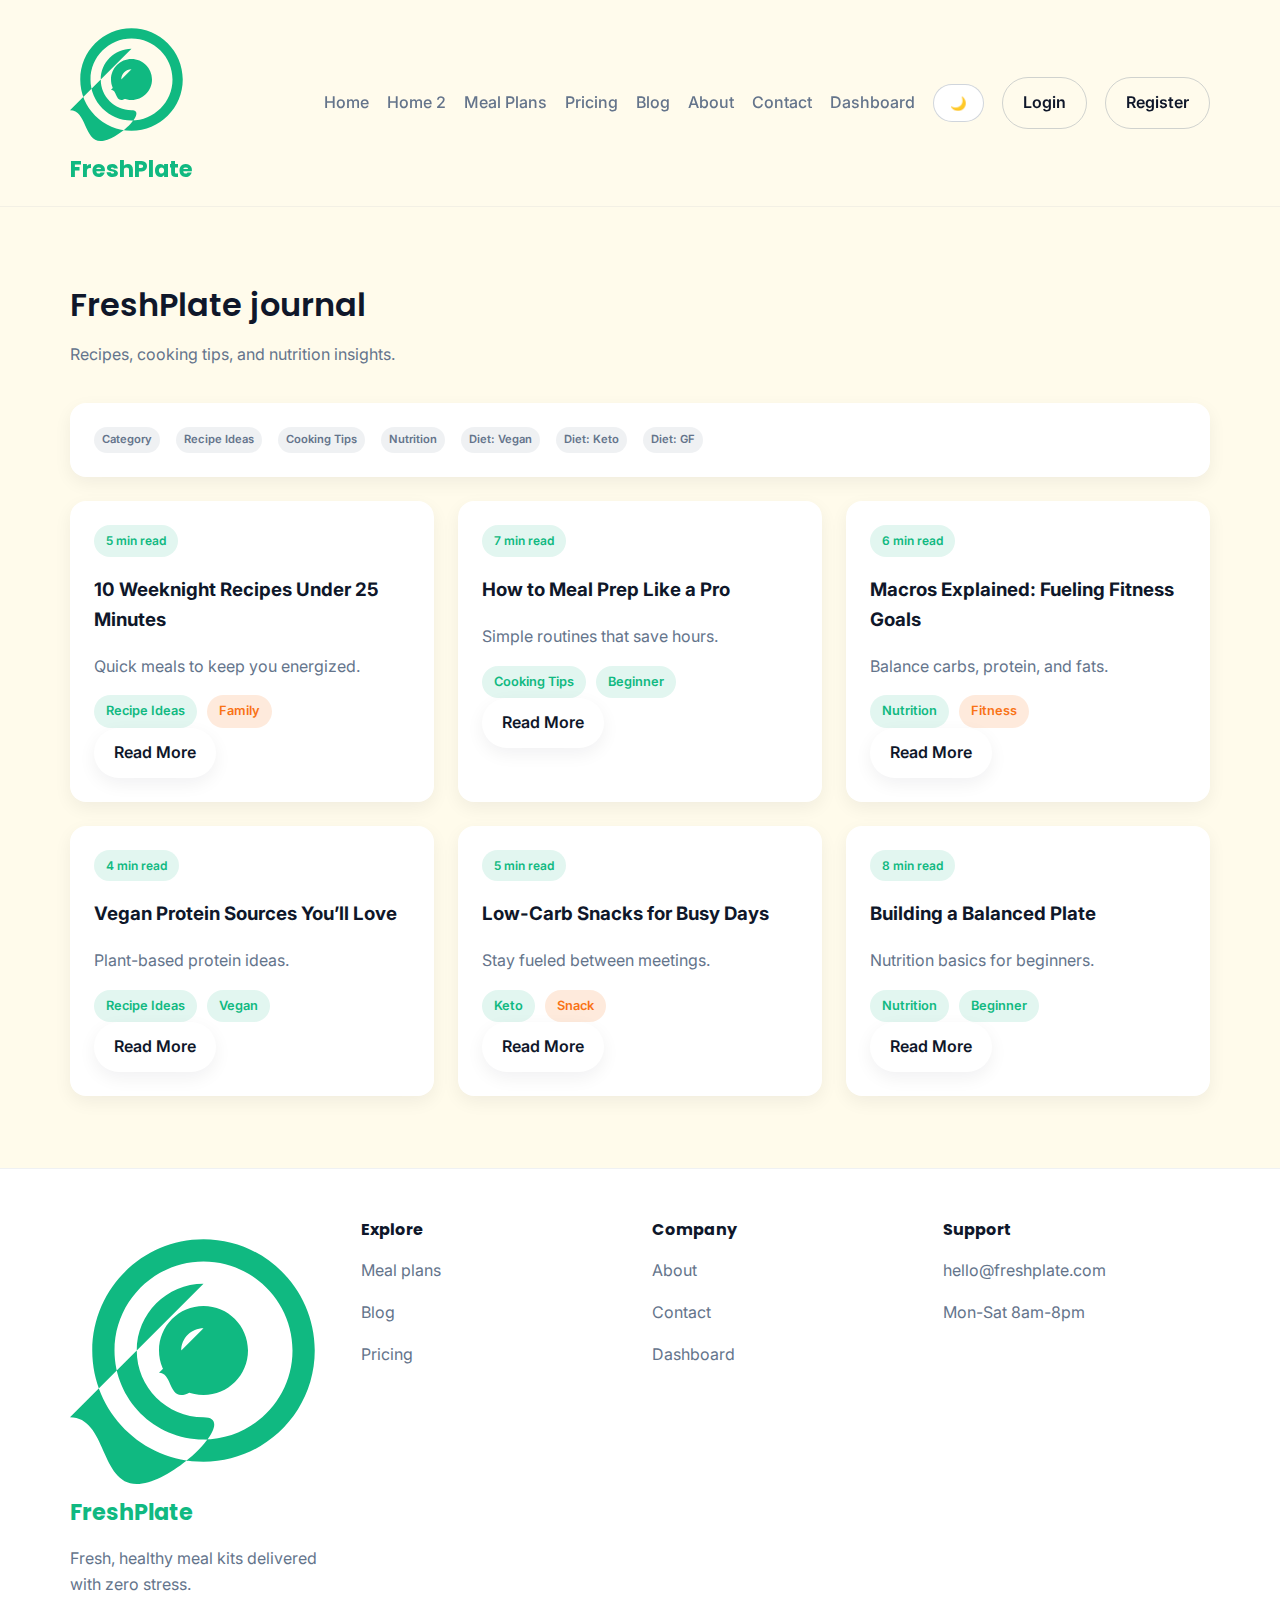
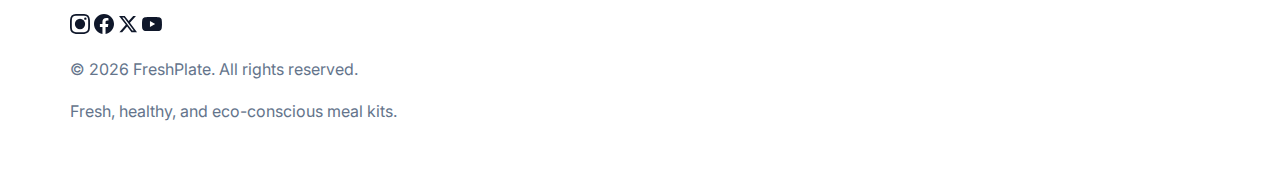
<file: blog.html>
<!DOCTYPE html>
<html lang="en">
  <head>
    <meta charset="UTF-8" />
    <meta name="viewport" content="width=device-width, initial-scale=1.0" />
    <title>FreshPlate | Blog</title>
    <link rel="icon" href="favicon.svg" type="image/svg+xml" />
    <link rel="stylesheet" href="styles.css" />
  </head>
  <body>
    <header class="site-header">
      <div class="container nav">
        <a class="logo" href="index.html">
          <div class="logo-icon">
            <svg viewBox="0 0 24 24" fill="currentColor">
              <path d="M12 2C6.48 2 2 6.48 2 12s4.48 10 10 10 10-4.48 10-10S17.52 2 12 2zm0 18c-4.41 0-8-3.59-8-8s3.59-8 8-8 8 3.59 8 8-3.59 8-8 8zm0-14c-3.31 0-6 2.69-6 6s2.69 6 6 6-2.69 6-6 6-2.69-6-6-6zm0 10c-2.21 0-4-1.79-4-4s1.79-4 4-4 4 1.79 4 4-1.79 4-4 4zm0-6c-1.1 0-2 .9-2 2s.9 2 2 2-.9 2-2 2-.9-2-2-2z"/>
            </svg>
          </div>
          FreshPlate
        </a>
        <button class="site-menu-toggle" type="button" data-site-menu-toggle data-target="#site-menu">
          ☰
        </button>
        <nav class="nav-links" id="site-menu">
          <a href="index.html">Home</a>
          <a href="home-recipes.html">Home 2</a>
          <a href="services.html">Meal Plans</a>
          <a href="pricing.html">Pricing</a>
          <a class="active" href="blog.html">Blog</a>
          <a href="about.html">About</a>
          <a href="contact.html">Contact</a>
          <a href="dashboard.html">Dashboard</a>
          <button class="theme-toggle" type="button" data-theme-toggle>Dark Mode</button>
          <a class="btn btn-outline" href="login.html">Login</a>
          <a class="btn btn-outline" href="register.html">Register</a>
        </nav>
      </div>
    </header>

    <section class="section">
      <div class="container">
        <h2 class="section-title">FreshPlate journal</h2>
        <p class="section-subtitle">
          Recipes, cooking tips, and nutrition insights.
        </p>
        <div class="card">
          <div class="icon-row">
            <span class="tag">Category</span>
            <span class="tag">Recipe Ideas</span>
            <span class="tag">Cooking Tips</span>
            <span class="tag">Nutrition</span>
            <span class="tag">Diet: Vegan</span>
            <span class="tag">Diet: Keto</span>
            <span class="tag">Diet: GF</span>
          </div>
        </div>
        <div class="grid grid-3" style="margin-top: 24px">
          <article
            class="card card-image"
            style="background-image: url('https://images.unsplash.com/photo-1490818387583-1baba5e638af?auto=format&fit=crop&w=900&q=80')"
          >
            <span class="badge">5 min read</span>
            <h3>10 Weeknight Recipes Under 25 Minutes</h3>
            <p class="muted">Quick meals to keep you energized.</p>
            <div class="pill-list">
              <span class="pill">Recipe Ideas</span>
              <span class="pill orange">Family</span>
            </div>
            <a class="btn" href="blog-detail.html">Read More</a>
          </article>
          <article
            class="card card-image"
            style="background-image: url('https://images.unsplash.com/photo-1512621776951-a57141f2eefd?auto=format&fit=crop&w=900&q=80')"
          >
            <span class="badge">7 min read</span>
            <h3>How to Meal Prep Like a Pro</h3>
            <p class="muted">Simple routines that save hours.</p>
            <div class="pill-list">
              <span class="pill">Cooking Tips</span>
              <span class="pill">Beginner</span>
            </div>
            <a class="btn" href="blog-detail.html">Read More</a>
          </article>
          <article
            class="card card-image"
            style="background-image: url('https://images.unsplash.com/photo-1467003909585-2f8a72700288?auto=format&fit=crop&w=900&q=80')"
          >
            <span class="badge">6 min read</span>
            <h3>Macros Explained: Fueling Fitness Goals</h3>
            <p class="muted">Balance carbs, protein, and fats.</p>
            <div class="pill-list">
              <span class="pill">Nutrition</span>
              <span class="pill orange">Fitness</span>
            </div>
            <a class="btn" href="blog-detail.html">Read More</a>
          </article>
          <article
            class="card card-image"
            style="background-image: url('https://images.unsplash.com/photo-1504674900247-0877df9cc836?auto=format&fit=crop&w=900&q=80')"
          >
            <span class="badge">4 min read</span>
            <h3>Vegan Protein Sources You’ll Love</h3>
            <p class="muted">Plant-based protein ideas.</p>
            <div class="pill-list">
              <span class="pill">Recipe Ideas</span>
              <span class="pill">Vegan</span>
            </div>
            <a class="btn" href="blog-detail.html">Read More</a>
          </article>
          <article
            class="card card-image"
            style="background-image: url('https://images.unsplash.com/photo-1512621776951-a57141f2eefd?auto=format&fit=crop&w=900&q=80')"
          >
            <span class="badge">5 min read</span>
            <h3>Low-Carb Snacks for Busy Days</h3>
            <p class="muted">Stay fueled between meetings.</p>
            <div class="pill-list">
              <span class="pill">Keto</span>
              <span class="pill orange">Snack</span>
            </div>
            <a class="btn" href="blog-detail.html">Read More</a>
          </article>
          <article
            class="card card-image"
            style="background-image: url('https://images.unsplash.com/photo-1546069901-eacef0df6022?auto=format&fit=crop&w=900&q=80')"
          >
            <span class="badge">8 min read</span>
            <h3>Building a Balanced Plate</h3>
            <p class="muted">Nutrition basics for beginners.</p>
            <div class="pill-list">
              <span class="pill">Nutrition</span>
              <span class="pill">Beginner</span>
            </div>
            <a class="btn" href="blog-detail.html">Read More</a>
          </article>
        </div>
      </div>
    </section>

    <footer class="footer">
      <div class="container footer-columns">
        <div>
          <a class="logo footer-logo" href="index.html">
            <div class="logo-icon">
              <svg viewBox="0 0 24 24" fill="currentColor">
                <path d="M12 2C6.48 2 2 6.48 2 12s4.48 10 10 10 10-4.48 10-10S17.52 2 12 2zm0 18c-4.41 0-8-3.59-8-8s3.59-8 8-8 8 3.59 8 8-3.59 8-8 8zm0-14c-3.31 0-6 2.69-6 6s2.69 6 6 6-2.69 6-6 6-2.69-6-6-6zm0 10c-2.21 0-4-1.79-4-4s1.79-4 4-4 4 1.79 4 4-1.79 4-4 4zm0-6c-1.1 0-2 .9-2 2s.9 2 2 2-.9 2-2 2-.9-2-2-2z"/>
              </svg>
            </div>
            FreshPlate
          </a>
          <p class="muted">
            Fresh, healthy meal kits delivered with zero stress.
          </p>
          <div class="footer-social">
            <a class="social-icon" href="#" aria-label="Instagram">
              <svg width="20" height="20" viewBox="0 0 24 24" fill="currentColor">
                <path d="M12 2.163c3.204 0 3.584.012 4.85.07 3.252.148 4.771 1.691 4.919 4.919.058 1.265.069 1.645.069 4.849 0 3.205-.012 3.584-.069 4.849-.149 3.225-1.664 4.771-4.919 4.919-1.266.058-1.644.07-4.85.07-3.204 0-3.584-.012-4.849-.07-3.26-.149-4.771-1.699-4.919-4.92-.058-1.265-.07-1.644-.07-4.849 0-3.204.013-3.583.07-4.849.149-3.227 1.664-4.771 4.919-4.919 1.266-.057 1.645-.069 4.849-.069zm0-2.163c-3.259 0-3.667.014-4.947.072-4.358.2-6.78 2.618-6.98 6.98-.059 1.281-.073 1.689-.073 4.948 0 3.259.014 3.668.072 4.948.2 4.358 2.618 6.78 6.98 6.98 1.281.058 1.689.072 4.948.072 3.259 0 3.668-.014 4.948-.072 4.354-.2 6.782-2.618 6.979-6.98.059-1.28.073-1.689.073-4.948 0-3.259-.014-3.667-.072-4.947-.196-4.354-2.617-6.78-6.979-6.98-1.281-.059-1.69-.073-4.949-.073zM5.838 12a6.162 6.162 0 1 1 12.324 0 6.162 6.162 0 0 1-12.324 0zM12 16a4 4 0 1 1 0-8 4 4 0 0 1 0 8zm4.965-10.405a1.44 1.44 0 1 1 2.881.001 1.44 1.44 0 0 1-2.881-.001z"/>
              </svg>
            </a>
            <a class="social-icon" href="#" aria-label="Facebook">
              <svg width="20" height="20" viewBox="0 0 24 24" fill="currentColor">
                <path d="M24 12.073c0-6.627-5.373-12-12-12s-12 5.373-12 12c0 5.99 4.388 10.954 10.125 11.854v-8.385H7.078v-3.47h3.047V9.43c0-3.007 1.792-4.669 4.533-4.669 1.312 0 2.686.235 2.686.235v2.953H15.83c-1.491 0-1.956.925-1.956 1.874v2.25h3.328l-.532 3.47h-2.796v8.385C19.612 23.027 24 18.062 24 12.073z"/>
              </svg>
            </a>
            <a class="social-icon" href="#" aria-label="X">
              <svg width="20" height="20" viewBox="0 0 24 24" fill="currentColor">
                <path d="M18.244 2.25h3.308l-7.227 8.26 8.502 11.24H16.17l-5.214-6.817L4.99 21.75H1.68l7.73-8.835L1.254 2.25H8.08l4.713 6.231zm-1.161 17.52h1.833L7.084 4.126H5.117z"/>
              </svg>
            </a>
            <a class="social-icon" href="#" aria-label="YouTube">
              <svg width="20" height="20" viewBox="0 0 24 24" fill="currentColor">
                <path d="M23.498 6.186a3.016 3.016 0 0 0-2.122-2.136C19.505 3.545 12 3.545 12 3.545s-7.505 0-9.377.505A3.017 3.017 0 0 0 .502 6.186C0 8.07 0 12 0 12s0 3.93.502 5.814a3.016 3.016 0 0 0 2.122 2.136c1.871.505 9.376.505 9.376.505s7.505 0 9.377-.505a3.015 3.015 0 0 0 2.122-2.136C24 15.93 24 12 24 12s0-3.93-.502-5.814zM9.545 15.568V8.432L15.818 12l-6.273 3.568z"/>
              </svg>
            </a>
          </div>
        </div>
        <div>
          <h4>Explore</h4>
          <p class="muted"><a href="services.html">Meal plans</a></p>
          <p class="muted"><a href="blog.html">Blog</a></p>
          <p class="muted"><a href="pricing.html">Pricing</a></p>
        </div>
        <div>
          <h4>Company</h4>
          <p class="muted"><a href="about.html">About</a></p>
          <p class="muted"><a href="contact.html">Contact</a></p>
          <p class="muted"><a href="dashboard.html">Dashboard</a></p>
        </div>
        <div>
          <h4>Support</h4>
          <p class="muted">hello@freshplate.com</p>
          <p class="muted">Mon-Sat 8am-8pm</p>
        </div>
      </div>
      <div class="container footer-bottom">
        <p class="muted">© 2026 FreshPlate. All rights reserved.</p>
        <p class="muted">Fresh, healthy, and eco-conscious meal kits.</p>
      </div>
    </footer>
    <script src="app.js"></script>
  </body>
</html>
</file>
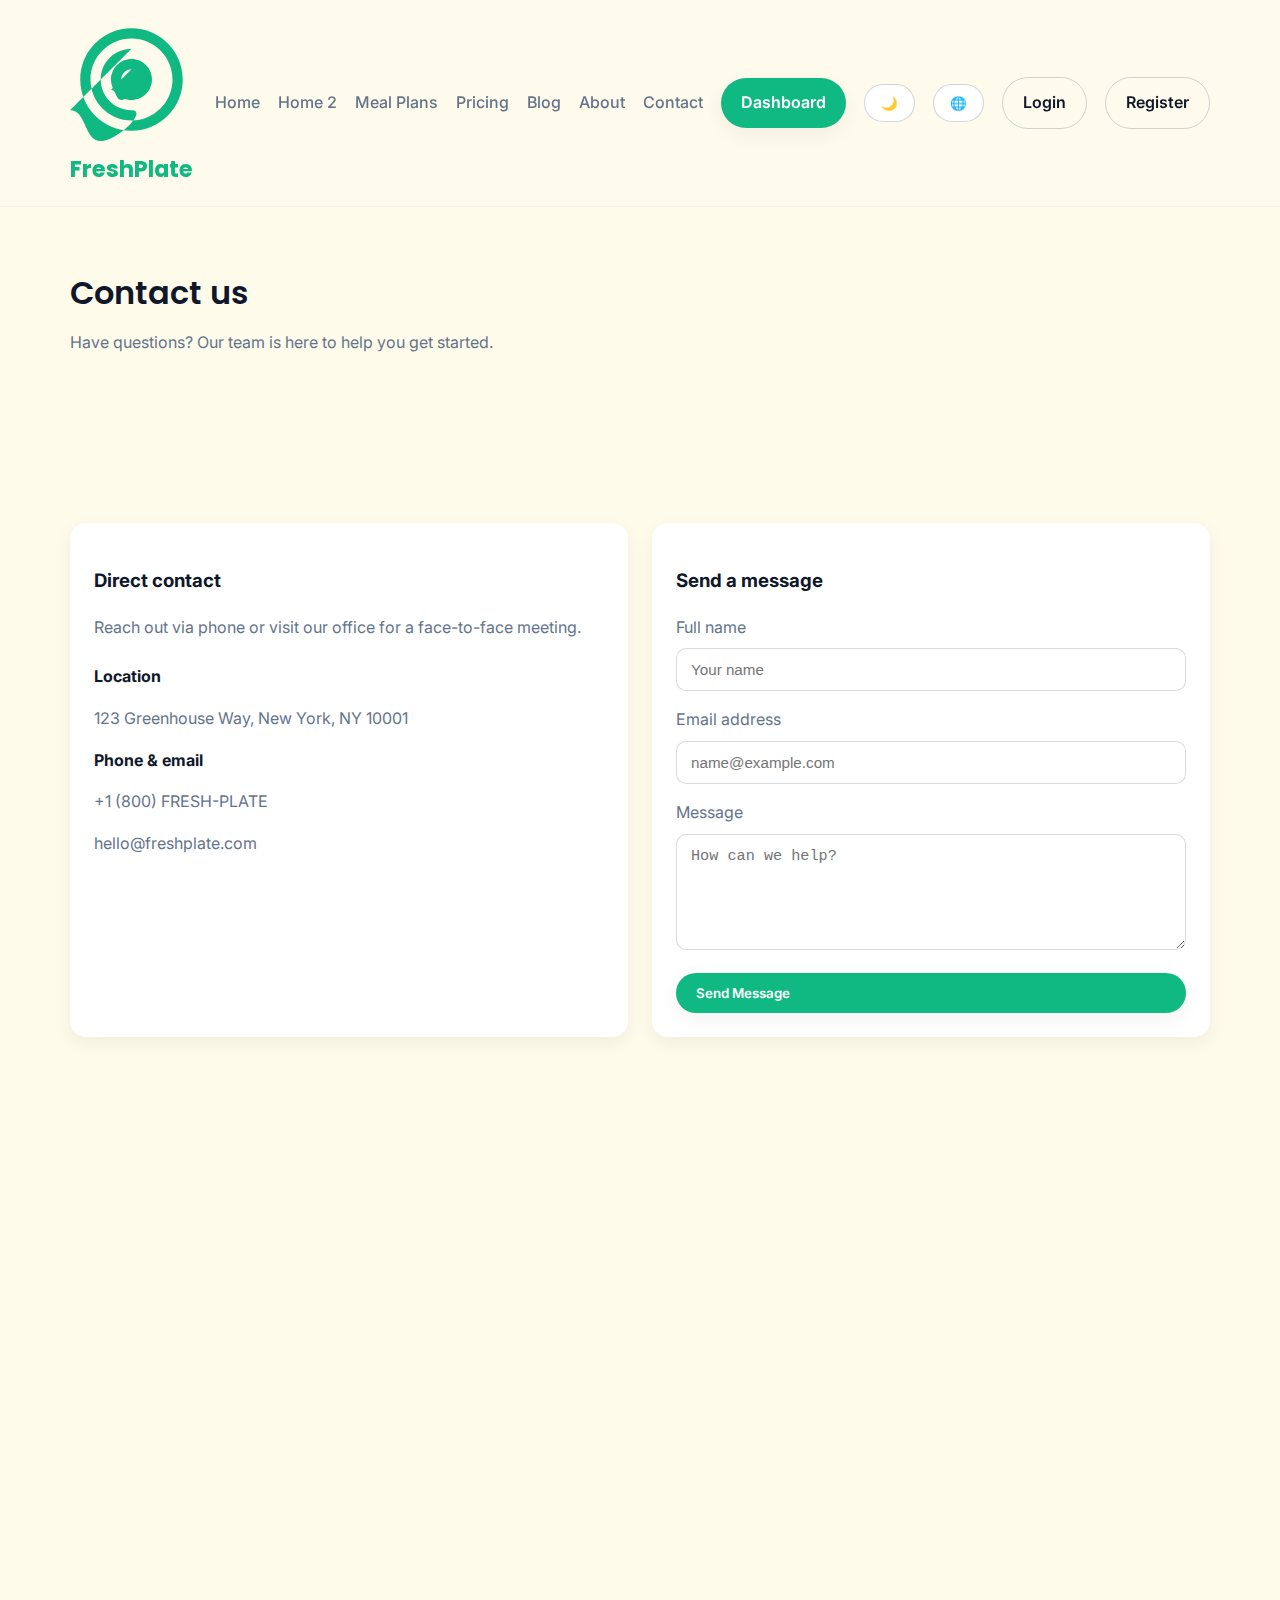
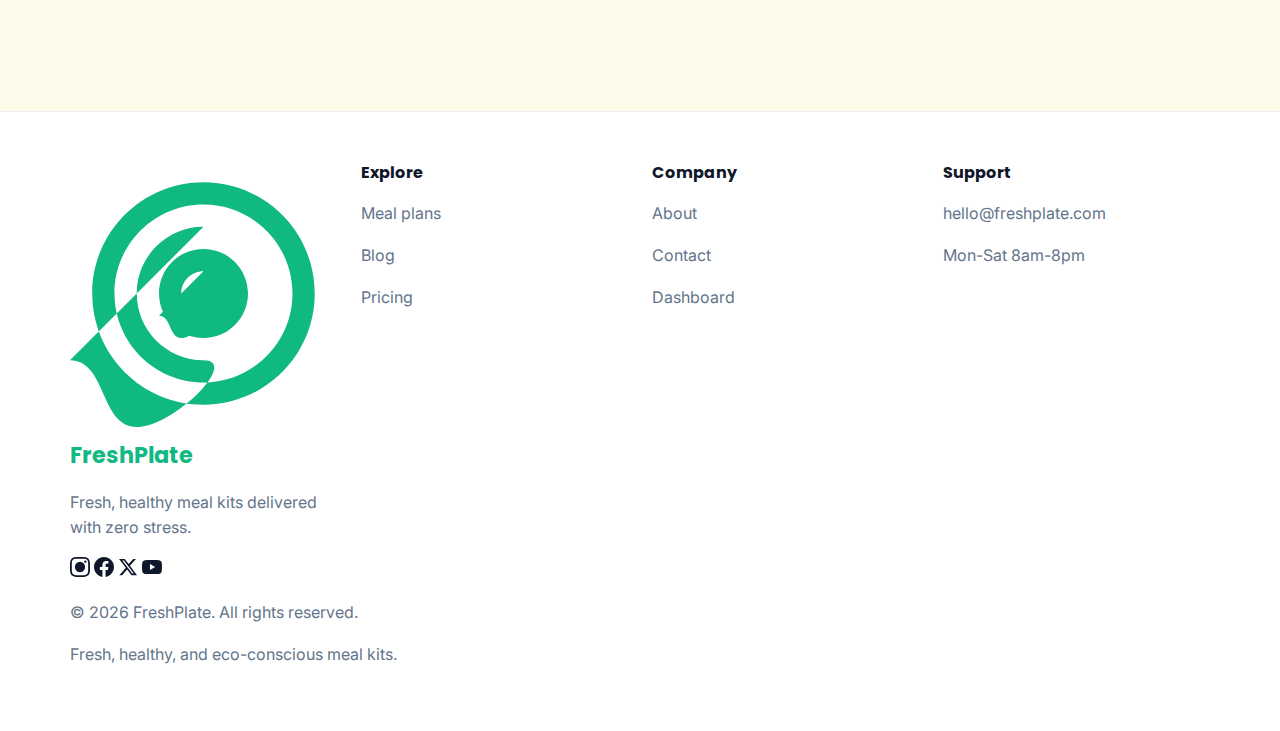
<file: contact.html>
<!DOCTYPE html>
<html lang="en">

<head>
    <meta charset="UTF-8" />
    <meta name="viewport" content="width=device-width, initial-scale=1.0" />
    <title>FreshPlate | Contact Us</title>
    <link rel="icon" href="favicon.svg" type="image/svg+xml" />
    <link rel="stylesheet" href="styles.css" />
</head>

<body>
    <header class="site-header">
        <div class="container nav">
            <a class="logo" href="index.html">
                <div class="logo-icon">
                    <svg viewBox="0 0 24 24" fill="currentColor">
                        <path
                            d="M12 2C6.48 2 2 6.48 2 12s4.48 10 10 10 10-4.48 10-10S17.52 2 12 2zm0 18c-4.41 0-8-3.59-8-8s3.59-8 8-8 8 3.59 8 8-3.59 8-8 8zm0-14c-3.31 0-6 2.69-6 6s2.69 6 6 6-2.69 6-6 6-2.69-6-6-6zm0 10c-2.21 0-4-1.79-4-4s1.79-4 4-4 4 1.79 4 4-1.79 4-4 4zm0-6c-1.1 0-2 .9-2 2s.9 2 2 2-.9 2-2 2-.9-2-2-2z" />
                    </svg>
                </div>
                FreshPlate
            </a>
            <button class="site-menu-toggle" type="button" data-site-menu-toggle data-target="#site-menu">
                ☰
            </button>
            <nav class="nav-links" id="site-menu">
                <a href="index.html">Home</a>
                <a href="home-recipes.html">Home 2</a>
                <a href="services.html">Meal Plans</a>
                <a href="pricing.html">Pricing</a>
                <a href="blog.html">Blog</a>
                <a href="about.html">About</a>
                <a class="active" href="contact.html">Contact</a>
                <a class="btn btn-primary" href="dashboard.html">Dashboard</a>
                <button class="theme-toggle" type="button" data-theme-toggle>🌙</button>
                <button class="theme-toggle" type="button" data-rtl-toggle>🌐</button>
                <a class="btn btn-outline" href="login.html">Login</a>
                <a class="btn btn-outline" href="register.html">Register</a>
            </nav>
        </div>
    </header>

    <main>
        <section class="section hero-mini">
            <div class="container">
                <h2 class="section-title">Contact us</h2>
                <p class="section-subtitle">
                    Have questions? Our team is here to help you get started.
                </p>
            </div>
        </section>

        <section class="section">
            <div class="container grid grid-2">
                <div class="card">
                    <h3>Direct contact</h3>
                    <p class="muted">
                        Reach out via phone or visit our office for a face-to-face meeting.
                    </p>
                    <div class="contact-cards" style="margin-top: 24px;">
                        <div class="contact-card">
                            <strong>Location</strong>
                            <p class="muted">123 Greenhouse Way, New York, NY 10001</p>
                        </div>
                        <div class="contact-card">
                            <strong>Phone & email</strong>
                            <p class="muted">+1 (800) FRESH-PLATE</p>
                            <p class="muted">hello@freshplate.com</p>
                        </div>
                    </div>
                </div>

                <div class="card">
                    <h3>Send a message</h3>
                    <form class="form-grid">
                        <div>
                            <label class="muted" style="display: block; margin-bottom: 8px;">Full name</label>
                            <input class="input" type="text" placeholder="Your name" />
                        </div>
                        <div>
                            <label class="muted" style="display: block; margin-bottom: 8px;">Email address</label>
                            <input class="input" type="email" placeholder="name@example.com" />
                        </div>
                        <div>
                            <label class="muted" style="display: block; margin-bottom: 8px;">Message</label>
                            <textarea class="input" rows="5" placeholder="How can we help?"></textarea>
                        </div>
                        <button class="btn btn-primary" type="submit">Send Message</button>
                    </form>
                </div>
            </div>
        </section>

        <section class="section">
            <div class="container">
                <div class="map-container">
                    <iframe
                        src="https://www.google.com/maps/embed?pb=!1m18!1m12!1m3!1d3022.9663095919355!2d-73.98689668459418!3d40.748440979330406!2m3!1f0!2f0!3f0!3m2!1i1024!2i768!4f13.1!3m3!1m2!1s0x89c2593d6b4b4b5b%3A0x8b7b4b4b4b4b4b4b!2sNew%20York%2C%20NY%2C%20USA!5e0!3m2!1sen!2sus!4v1234567890"
                        width="100%" height="450" style="border:0;" allowfullscreen="" loading="lazy">
                    </iframe>
                </div>
            </div>
        </section>
    </main>

    <footer class="footer">
        <div class="container footer-columns">
            <div>
                <a class="logo footer-logo" href="index.html">
                    <div class="logo-icon">
                        <svg viewBox="0 0 24 24" fill="currentColor">
                            <path
                                d="M12 2C6.48 2 2 6.48 2 12s4.48 10 10 10 10-4.48 10-10S17.52 2 12 2zm0 18c-4.41 0-8-3.59-8-8s3.59-8 8-8 8 3.59 8 8-3.59 8-8 8zm0-14c-3.31 0-6 2.69-6 6s2.69 6 6 6-2.69 6-6 6-2.69-6-6-6zm0 10c-2.21 0-4-1.79-4-4s1.79-4 4-4 4 1.79 4 4-1.79 4-4 4zm0-6c-1.1 0-2 .9-2 2s.9 2 2 2-.9 2-2 2-.9-2-2-2z" />
                        </svg>
                    </div>
                    FreshPlate
                </a>
                <p class="muted">
                    Fresh, healthy meal kits delivered with zero stress.
                </p>
                <div class="footer-social">
                    <a class="social-icon" href="#" aria-label="Instagram">
                        <svg width="20" height="20" viewBox="0 0 24 24" fill="currentColor">
                            <path
                                d="M12 2.163c3.204 0 3.584.012 4.85.07 3.252.148 4.771 1.691 4.919 4.919.058 1.265.069 1.645.069 4.849 0 3.205-.012 3.584-.069 4.849-.149 3.225-1.664 4.771-4.919 4.919-1.266.058-1.644.07-4.85.07-3.204 0-3.584-.012-4.849-.07-3.26-.149-4.771-1.699-4.919-4.92-.058-1.265-.07-1.644-.07-4.849 0-3.204.013-3.583.07-4.849.149-3.227 1.664-4.771 4.919-4.919 1.266-.057 1.645-.069 4.849-.069zm0-2.163c-3.259 0-3.667.014-4.947.072-4.358.2-6.78 2.618-6.98 6.98-.059 1.281-.073 1.689-.073 4.948 0 3.259.014 3.668.072 4.948.2 4.358 2.618 6.78 6.98 6.98 1.281.058 1.689.072 4.948.072 3.259 0 3.668-.014 4.948-.072 4.354-.2 6.782-2.618 6.979-6.98.059-1.28.073-1.689.073-4.948 0-3.259-.014-3.667-.072-4.947-.196-4.354-2.617-6.78-6.979-6.98-1.281-.059-1.69-.073-4.949-.073zM5.838 12a6.162 6.162 0 1 1 12.324 0 6.162 6.162 0 0 1-12.324 0zM12 16a4 4 0 1 1 0-8 4 4 0 0 1 0 8zm4.965-10.405a1.44 1.44 0 1 1 2.881.001 1.44 1.44 0 0 1-2.881-.001z" />
                        </svg>
                    </a>
                    <a class="social-icon" href="#" aria-label="Facebook">
                        <svg width="20" height="20" viewBox="0 0 24 24" fill="currentColor">
                            <path
                                d="M24 12.073c0-6.627-5.373-12-12-12s-12 5.373-12 12c0 5.99 4.388 10.954 10.125 11.854v-8.385H7.078v-3.47h3.047V9.43c0-3.007 1.792-4.669 4.533-4.669 1.312 0 2.686.235 2.686.235v2.953H15.83c-1.491 0-1.956.925-1.956 1.874v2.25h3.328l-.532 3.47h-2.796v8.385C19.612 23.027 24 18.062 24 12.073z" />
                        </svg>
                    </a>
                    <a class="social-icon" href="#" aria-label="X">
                        <svg width="20" height="20" viewBox="0 0 24 24" fill="currentColor">
                            <path
                                d="M18.244 2.25h3.308l-7.227 8.26 8.502 11.24H16.17l-5.214-6.817L4.99 21.75H1.68l7.73-8.835L1.254 2.25H8.08l4.713 6.231zm-1.161 17.52h1.833L7.084 4.126H5.117z" />
                        </svg>
                    </a>
                    <a class="social-icon" href="#" aria-label="YouTube">
                        <svg width="20" height="20" viewBox="0 0 24 24" fill="currentColor">
                            <path
                                d="M23.498 6.186a3.016 3.016 0 0 0-2.122-2.136C19.505 3.545 12 3.545 12 3.545s-7.505 0-9.377.505A3.017 3.017 0 0 0 .502 6.186C0 8.07 0 12 0 12s0 3.93.502 5.814a3.016 3.016 0 0 0 2.122 2.136c1.871.505 9.376.505 9.376.505s7.505 0 9.377-.505a3.015 3.015 0 0 0 2.122-2.136C24 15.93 24 12 24 12s0-3.93-.502-5.814zM9.545 15.568V8.432L15.818 12l-6.273 3.568z" />
                        </svg>
                    </a>
                </div>
            </div>
            <div>
                <h4>Explore</h4>
                <p class="muted"><a href="services.html">Meal plans</a></p>
                <p class="muted"><a href="blog.html">Blog</a></p>
                <p class="muted"><a href="pricing.html">Pricing</a></p>
            </div>
            <div>
                <h4>Company</h4>
                <p class="muted"><a href="about.html">About</a></p>
                <p class="muted"><a href="contact.html">Contact</a></p>
                <p class="muted"><a href="dashboard.html">Dashboard</a></p>
            </div>
            <div>
                <h4>Support</h4>
                <p class="muted">hello@freshplate.com</p>
                <p class="muted">Mon-Sat 8am-8pm</p>
            </div>
        </div>
        <div class="container footer-bottom">
            <p class="muted">© 2026 FreshPlate. All rights reserved.</p>
            <p class="muted">Fresh, healthy, and eco-conscious meal kits.</p>
        </div>
    </footer>
    <script src="app.js"></script>
</body>

</html>
</file>
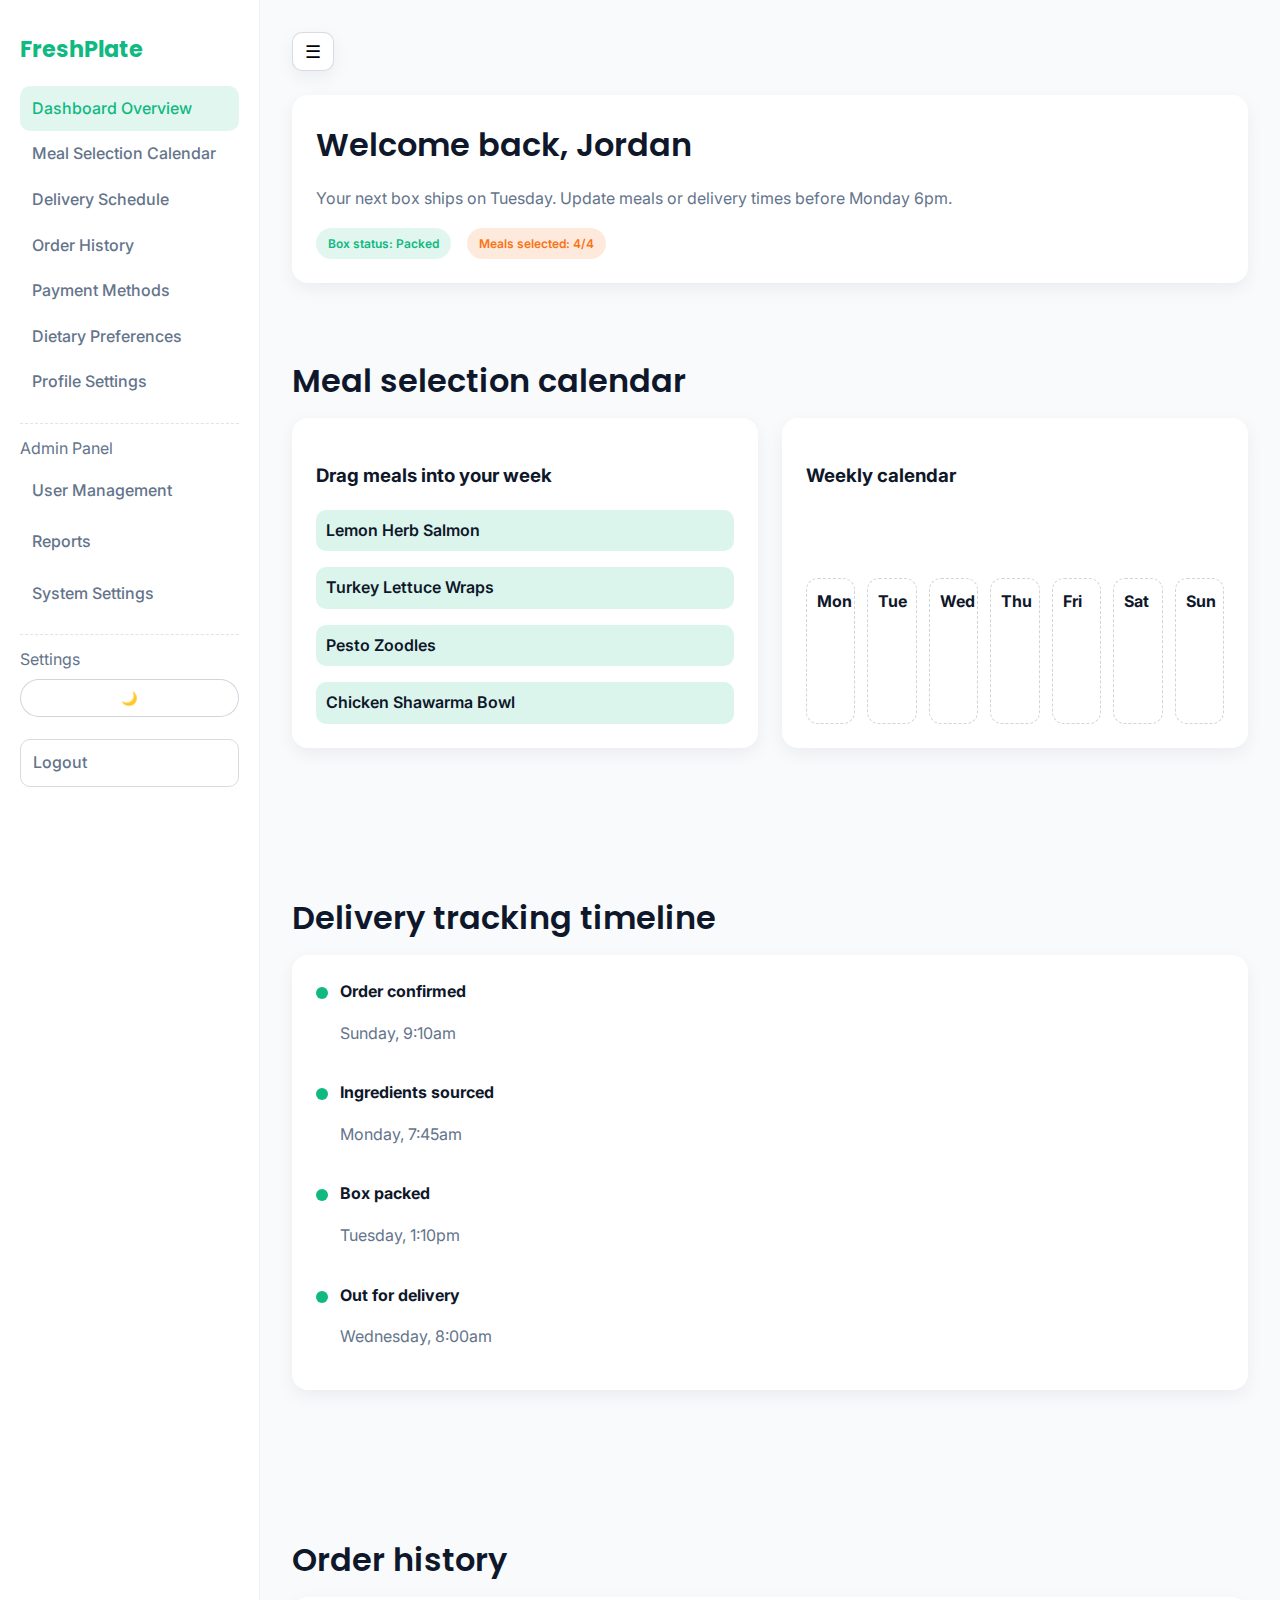
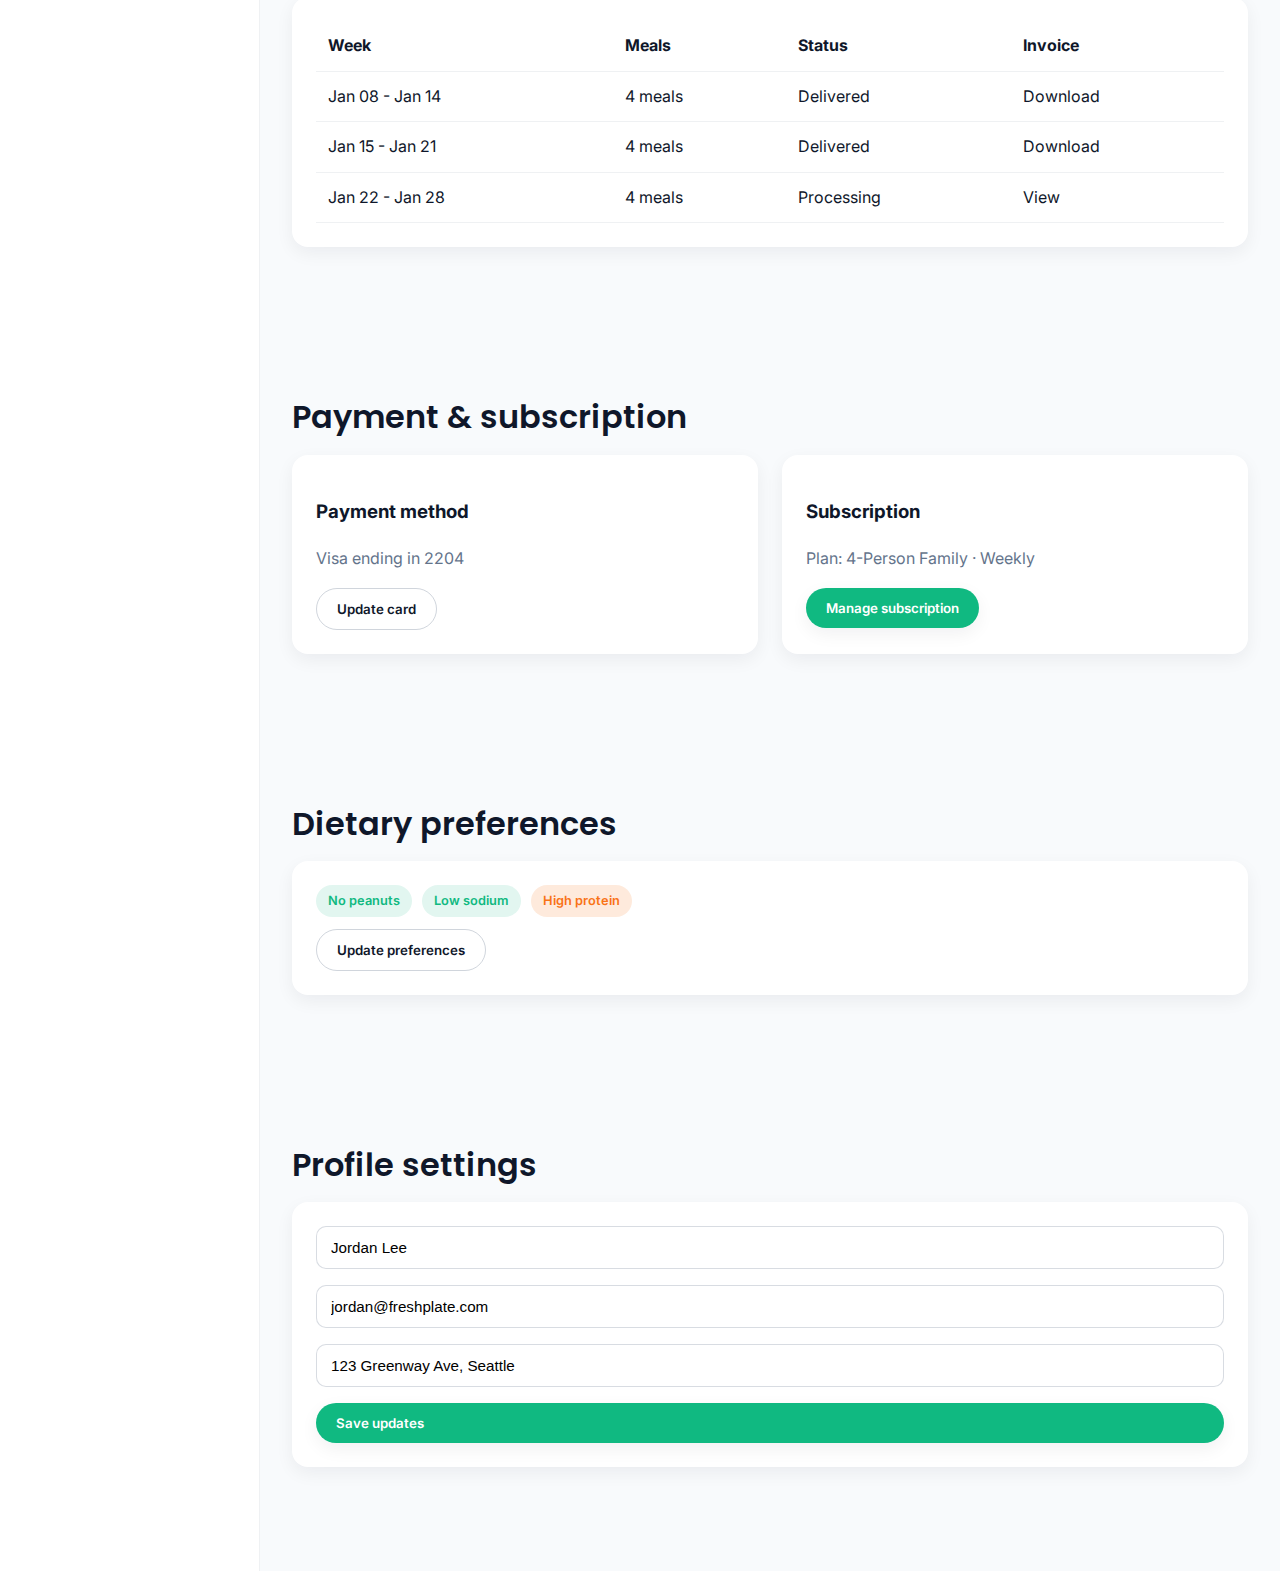
<file: dashboard.html>
<!DOCTYPE html>
<html lang="en">
  <head>
    <meta charset="UTF-8" />
    <meta name="viewport" content="width=device-width, initial-scale=1.0" />
    <title>FreshPlate | Dashboard</title>
    <link rel="icon" href="favicon.svg" type="image/svg+xml" />
    <link rel="stylesheet" href="styles.css" />
  </head>
  <body class="dashboard">
    <div class="dashboard-layout">
      <aside class="sidebar" data-menu-panel>
        <div class="sidebar-header">
          <span class="logo">FreshPlate</span>
        </div>
        <a class="active" href="#overview">Dashboard Overview</a>
        <a href="#calendar">Meal Selection Calendar</a>
        <a href="#delivery">Delivery Schedule</a>
        <a href="#history">Order History</a>
        <a href="#payment">Payment Methods</a>
        <a href="#preferences">Dietary Preferences</a>
        <a href="#profile">Profile Settings</a>
        <div class="sidebar-section">
          <span class="muted">Admin Panel</span>
          <a href="#admin-users">User Management</a>
          <a href="#admin-reports">Reports</a>
          <a href="#admin-settings">System Settings</a>
        </div>
        <div class="sidebar-section">
          <span class="muted">Settings</span>
          <button class="theme-toggle sidebar-theme-toggle" type="button" data-theme-toggle>Dark Mode</button>
          <a class="sidebar-logout" href="index.html">Logout</a>
        </div>
      </aside>
      <div class="sidebar-overlay" data-menu-close></div>
      <main class="dashboard-content">
        <div class="dashboard-topbar">
          <button class="hamburger" type="button" data-menu-toggle aria-label="Open menu">
            ☰
          </button>
           
        </div>
        <section id="overview" class="card">
          <h2 class="section-title">Welcome back, Jordan</h2>
          <p class="muted">
            Your next box ships on Tuesday. Update meals or delivery times
            before Monday 6pm.
          </p>
          <div class="icon-row">
            <span class="badge">Box status: Packed</span>
            <span class="badge orange">Meals selected: 4/4</span>
          </div>
        </section>

        <section id="calendar" class="section">
          <h2 class="section-title">Meal selection calendar</h2>
          <div class="grid grid-2">
            <div class="card">
              <h3>Drag meals into your week</h3>
              <div class="form-grid">
                <div class="draggable-meal" draggable="true" data-meal="Lemon Herb Salmon">
                  Lemon Herb Salmon
                </div>
                <div class="draggable-meal" draggable="true" data-meal="Turkey Lettuce Wraps">
                  Turkey Lettuce Wraps
                </div>
                <div class="draggable-meal" draggable="true" data-meal="Pesto Zoodles">
                  Pesto Zoodles
                </div>
                <div class="draggable-meal" draggable="true" data-meal="Chicken Shawarma Bowl">
                  Chicken Shawarma Bowl
                </div>
              </div>
            </div>
            <div class="card calendar">
              <h3>Weekly calendar</h3>
              <div class="calendar-grid">
                <div class="calendar-slot"><strong>Mon</strong></div>
                <div class="calendar-slot"><strong>Tue</strong></div>
                <div class="calendar-slot"><strong>Wed</strong></div>
                <div class="calendar-slot"><strong>Thu</strong></div>
                <div class="calendar-slot"><strong>Fri</strong></div>
                <div class="calendar-slot"><strong>Sat</strong></div>
                <div class="calendar-slot"><strong>Sun</strong></div>
              </div>
            </div>
          </div>
        </section>

        <section id="delivery" class="section">
          <h2 class="section-title">Delivery tracking timeline</h2>
          <div class="card timeline">
            <div class="timeline-item">
              <div class="timeline-dot"></div>
              <div>
                <strong>Order confirmed</strong>
                <p class="muted">Sunday, 9:10am</p>
              </div>
            </div>
            <div class="timeline-item">
              <div class="timeline-dot"></div>
              <div>
                <strong>Ingredients sourced</strong>
                <p class="muted">Monday, 7:45am</p>
              </div>
            </div>
            <div class="timeline-item">
              <div class="timeline-dot"></div>
              <div>
                <strong>Box packed</strong>
                <p class="muted">Tuesday, 1:10pm</p>
              </div>
            </div>
            <div class="timeline-item">
              <div class="timeline-dot"></div>
              <div>
                <strong>Out for delivery</strong>
                <p class="muted">Wednesday, 8:00am</p>
              </div>
            </div>
          </div>
        </section>

        <section id="history" class="section">
          <h2 class="section-title">Order history</h2>
          <div class="card">
            <table class="responsive-table">
              <tr>
                <th>Week</th>
                <th>Meals</th>
                <th>Status</th>
                <th>Invoice</th>
              </tr>
              <tr>
                <td>Jan 08 - Jan 14</td>
                <td>4 meals</td>
                <td>Delivered</td>
                <td><a href="#">Download</a></td>
              </tr>
              <tr>
                <td>Jan 15 - Jan 21</td>
                <td>4 meals</td>
                <td>Delivered</td>
                <td><a href="#">Download</a></td>
              </tr>
              <tr>
                <td>Jan 22 - Jan 28</td>
                <td>4 meals</td>
                <td>Processing</td>
                <td><a href="#">View</a></td>
              </tr>
            </table>
          </div>
        </section>

        <section id="payment" class="section">
          <h2 class="section-title">Payment & subscription</h2>
          <div class="grid grid-2">
            <div class="card">
              <h3>Payment method</h3>
              <p class="muted">Visa ending in 2204</p>
              <button class="btn btn-outline">Update card</button>
            </div>
            <div class="card">
              <h3>Subscription</h3>
              <p class="muted">Plan: 4-Person Family · Weekly</p>
              <button class="btn btn-primary">Manage subscription</button>
            </div>
          </div>
        </section>

        <section id="preferences" class="section">
          <h2 class="section-title">Dietary preferences</h2>
          <div class="card">
            <div class="pill-list">
              <span class="pill">No peanuts</span>
              <span class="pill">Low sodium</span>
              <span class="pill orange">High protein</span>
            </div>
            <button class="btn btn-outline" style="margin-top: 12px">
              Update preferences
            </button>
          </div>
        </section>

        <section id="profile" class="section">
          <h2 class="section-title">Profile settings</h2>
          <div class="card form-grid">
            <input class="input" type="text" value="Jordan Lee" />
            <input class="input" type="email" value="jordan@freshplate.com" />
            <input class="input" type="text" value="123 Greenway Ave, Seattle" />
            <button class="btn btn-primary" type="button">Save updates</button>
          </div>
        </section>
      </main>
    </div>
    <script src="app.js"></script>
  </body>
</html>
</file>
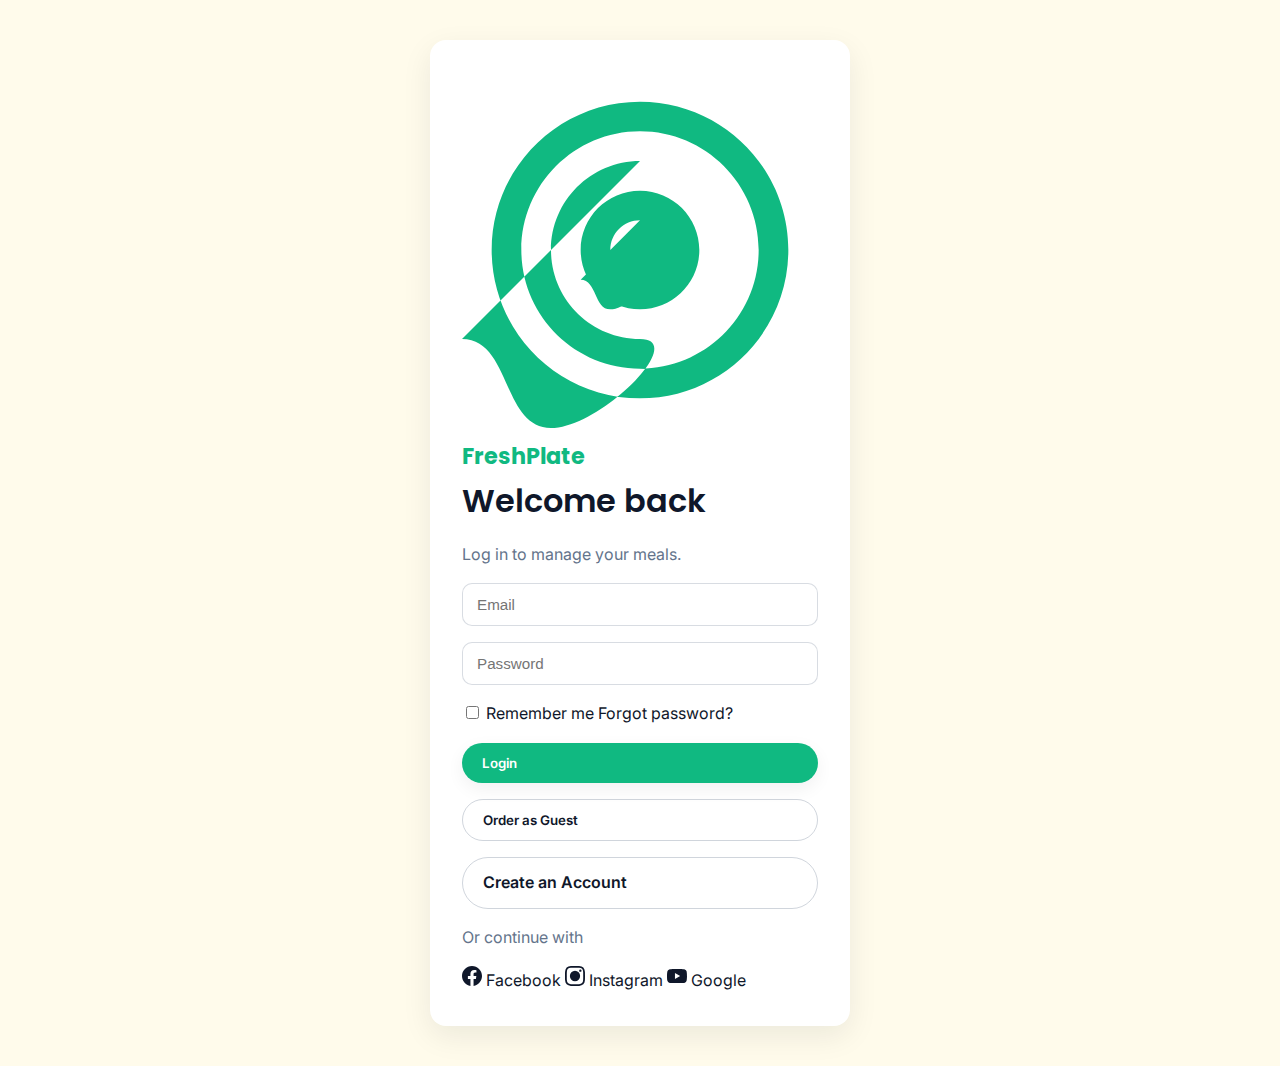
<file: login.html>
<!DOCTYPE html>
<html lang="en">
  <head>
    <meta charset="UTF-8" />
    <meta name="viewport" content="width=device-width, initial-scale=1.0" />
    <title>FreshPlate | Login</title>
    <link rel="icon" href="favicon.svg" type="image/svg+xml" />
    <link rel="stylesheet" href="styles.css" />
  </head>
  <body class="auth-page">
    <div class="auth-card">
      <div class="auth-header">
        <a class="logo auth-logo" href="index.html">
          <div class="logo-icon">
            <svg viewBox="0 0 24 24" fill="currentColor">
              <path d="M12 2C6.48 2 2 6.48 2 12s4.48 10 10 10 10-4.48 10-10S17.52 2 12 2zm0 18c-4.41 0-8-3.59-8-8s3.59-8 8-8 8 3.59 8 8-3.59 8-8 8zm0-14c-3.31 0-6 2.69-6 6s2.69 6 6 6-2.69 6-6 6-2.69-6-6-6zm0 10c-2.21 0-4-1.79-4-4s1.79-4 4-4 4 1.79 4 4-1.79 4-4 4zm0-6c-1.1 0-2 .9-2 2s.9 2 2 2-.9 2-2 2-.9-2-2-2z"/>
            </svg>
          </div>
          FreshPlate
        </a>
      </div>
      <h2 class="section-title">Welcome back</h2>
      <p class="muted">Log in to manage your meals.</p>
      <form class="form-grid">
        <input class="input" type="email" placeholder="Email" />
        <input class="input" type="password" placeholder="Password" />
        <div class="form-options">
          <label class="checkbox-label">
            <input type="checkbox" />
            <span>Remember me</span>
          </label>
          <a href="#" class="forgot-password">Forgot password?</a>
        </div>
        <button class="btn btn-primary" type="submit">Login</button>
        <button class="btn btn-outline" type="button">Order as Guest</button>
        <a class="btn btn-outline" href="register.html">Create an Account</a>
      </form>
      
      <div class="social-login">
        <p class="muted">Or continue with</p>
        <div class="social-icons">
          <a href="#" class="social-icon-btn">
            <svg width="20" height="20" viewBox="0 0 24 24" fill="currentColor">
              <path d="M24 12.073c0-6.627-5.373-12-12-12s-12 5.373-12 12c0 5.99 4.388 10.954 10.125 11.854v-8.385H7.078v-3.47h3.047V9.43c0-3.007 1.792-4.669 4.533-4.669 1.312 0 2.686.235 2.686.235v2.953H15.83c-1.491 0-1.956.925-1.956 1.874v2.25h3.328l-.532 3.47h-2.796v8.385C19.612 23.027 24 18.062 24 12.073z"/>
            </svg>
            Facebook
          </a>
          <a href="#" class="social-icon-btn">
            <svg width="20" height="20" viewBox="0 0 24 24" fill="currentColor">
              <path d="M12 2.163c3.204 0 3.584.012 4.85.07 3.252.148 4.771 1.691 4.919 4.919.058 1.265.069 1.645.069 4.849 0 3.205-.012 3.584-.069 4.849-.149 3.225-1.664 4.771-4.919 4.919-1.266.058-1.644.07-4.85.07-3.204 0-3.584-.012-4.849-.07-3.26-.149-4.771-1.699-4.919-4.92-.058-1.265-.07-1.644-.07-4.849 0-3.204.013-3.583.07-4.849.149-3.227 1.664-4.771 4.919-4.919 1.266-.057 1.645-.069 4.849-.069zm0-2.163c-3.259 0-3.667.014-4.947.072-4.358.2-6.78 2.618-6.98 6.98-.059 1.281-.073 1.689-.073 4.948 0 3.259.014 3.668.072 4.948.2 4.358 2.618 6.78 6.98 6.98 1.281.058 1.689.072 4.948.072 3.259 0 3.668-.014 4.948-.072 4.354-.2 6.782-2.618 6.979-6.98.059-1.28.073-1.689.073-4.948 0-3.259-.014-3.667-.072-4.947-.196-4.354-2.617-6.78-6.979-6.98-1.281-.059-1.69-.073-4.949-.073zM5.838 12a6.162 6.162 0 1 1 12.324 0 6.162 6.162 0 0 1-12.324 0zM12 16a4 4 0 1 1 0-8 4 4 0 0 1 0 8zm4.965-10.405a1.44 1.44 0 1 1 2.881.001 1.44 1.44 0 0 1-2.881-.001z"/>
            </svg>
            Instagram
          </a>
          <a href="#" class="social-icon-btn">
            <svg width="20" height="20" viewBox="0 0 24 24" fill="currentColor">
              <path d="M23.498 6.186a3.016 3.016 0 0 0-2.122-2.136C19.505 3.545 12 3.545 12 3.545s-7.505 0-9.377.505A3.017 3.017 0 0 0 .502 6.186C0 8.07 0 12 0 12s0 3.93.502 5.814a3.016 3.016 0 0 0 2.122 2.136c1.871.505 9.376.505 9.376.505s7.505 0 9.377-.505a3.015 3.015 0 0 0 2.122-2.136C24 15.93 24 12 24 12s0-3.93-.502-5.814zM9.545 15.568V8.432L15.818 12l-6.273 3.568z"/>
            </svg>
            Google
          </a>
        </div>
      </div>
    </div>
    <script src="app.js"></script>
  </body>
</html>
</file>
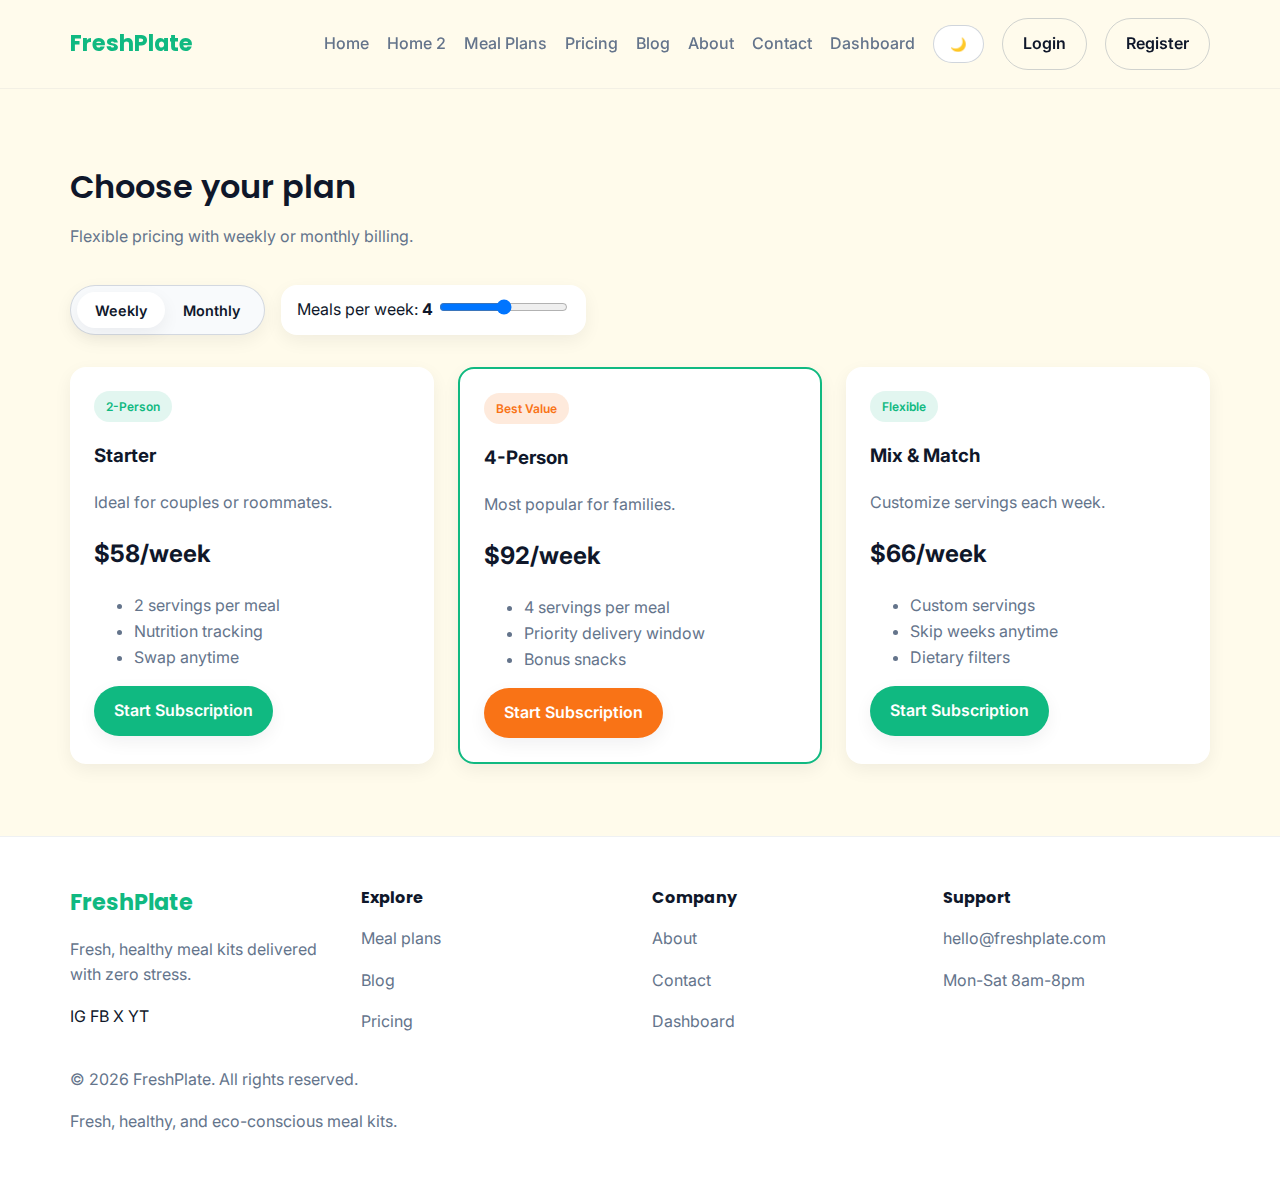
<file: pricing.html>
<!DOCTYPE html>
<html lang="en">
  <head>
    <meta charset="UTF-8" />
    <meta name="viewport" content="width=device-width, initial-scale=1.0" />
    <title>FreshPlate | Pricing</title>
    <link rel="icon" href="favicon.svg" type="image/svg+xml" />
    <link rel="stylesheet" href="styles.css" />
  </head>
  <body>
    <header class="site-header">
      <div class="container nav">
        <a class="logo" href="index.html">FreshPlate</a>
        <button class="site-menu-toggle" type="button" data-site-menu-toggle data-target="#site-menu">
          ☰ Menu
        </button>
        <nav class="nav-links" id="site-menu">
          <a href="index.html">Home</a>
          <a href="home-recipes.html">Home 2</a>
          <a href="services.html">Meal Plans</a>
          <a class="active" href="pricing.html">Pricing</a>
          <a href="blog.html">Blog</a>
          <a href="about.html">About</a>
          <a href="contact.html">Contact</a>
          <a href="dashboard.html">Dashboard</a>
          <button class="theme-toggle" type="button" data-theme-toggle>Dark Mode</button>
          <a class="btn btn-outline" href="login.html">Login</a>
          <a class="btn btn-outline" href="register.html">Register</a>
        </nav>
      </div>
    </header>

    <section class="section">
      <div class="container">
        <h2 class="section-title">Choose your plan</h2>
        <p class="section-subtitle">
          Flexible pricing with weekly or monthly billing.
        </p>
        <div class="icon-row">
          <div class="toggle-group" data-pricing-toggle>
            <button class="active" data-mode="weekly">Weekly</button>
            <button data-mode="monthly">Monthly</button>
          </div>
          <div class="card" style="padding: 12px 16px">
            Meals per week:
            <strong data-meal-output>4</strong>
            <input
              data-meal-count
              type="range"
              min="2"
              max="6"
              value="4"
            />
          </div>
        </div>

        <div class="grid grid-3" style="margin-top: 32px">
          <div class="card">
            <span class="badge">2-Person</span>
            <h3>Starter</h3>
            <p class="muted">Ideal for couples or roommates.</p>
            <h2 data-price data-weekly="$58/week" data-monthly="$220/month">
              $58/week
            </h2>
            <ul class="muted">
              <li>2 servings per meal</li>
              <li>Nutrition tracking</li>
              <li>Swap anytime</li>
            </ul>
            <a class="btn btn-primary" href="register.html">Start Subscription</a>
          </div>
          <div class="card" style="border: 2px solid var(--fresh-green)">
            <span class="badge orange">Best Value</span>
            <h3>4-Person</h3>
            <p class="muted">Most popular for families.</p>
            <h2 data-price data-weekly="$92/week" data-monthly="$360/month">
              $92/week
            </h2>
            <ul class="muted">
              <li>4 servings per meal</li>
              <li>Priority delivery window</li>
              <li>Bonus snacks</li>
            </ul>
            <a class="btn btn-secondary" href="register.html"
              >Start Subscription</a
            >
          </div>
          <div class="card">
            <span class="badge">Flexible</span>
            <h3>Mix & Match</h3>
            <p class="muted">Customize servings each week.</p>
            <h2 data-price data-weekly="$66/week" data-monthly="$250/month">
              $66/week
            </h2>
            <ul class="muted">
              <li>Custom servings</li>
              <li>Skip weeks anytime</li>
              <li>Dietary filters</li>
            </ul>
            <a class="btn btn-primary" href="register.html">Start Subscription</a>
          </div>
        </div>
      </div>
    </section>

    <footer class="footer">
      <div class="container footer-columns">
        <div>
          <a class="logo footer-logo" href="index.html">FreshPlate</a>
          <p class="muted">
            Fresh, healthy meal kits delivered with zero stress.
          </p>
          <div class="footer-social">
            <a class="social-icon" href="#" aria-label="Instagram">IG</a>
            <a class="social-icon" href="#" aria-label="Facebook">FB</a>
            <a class="social-icon" href="#" aria-label="X">X</a>
            <a class="social-icon" href="#" aria-label="YouTube">YT</a>
          </div>
        </div>
        <div>
          <h4>Explore</h4>
          <p class="muted"><a href="services.html">Meal plans</a></p>
          <p class="muted"><a href="blog.html">Blog</a></p>
          <p class="muted"><a href="pricing.html">Pricing</a></p>
        </div>
        <div>
          <h4>Company</h4>
          <p class="muted"><a href="about.html">About</a></p>
          <p class="muted"><a href="contact.html">Contact</a></p>
          <p class="muted"><a href="dashboard.html">Dashboard</a></p>
        </div>
        <div>
          <h4>Support</h4>
          <p class="muted">hello@freshplate.com</p>
          <p class="muted">Mon-Sat 8am-8pm</p>
        </div>
      </div>
      <div class="container footer-bottom">
        <p class="muted">© 2026 FreshPlate. All rights reserved.</p>
        <p class="muted">Fresh, healthy, and eco-conscious meal kits.</p>
      </div>
    </footer>
    <script src="app.js"></script>
  </body>
</html>
</file>
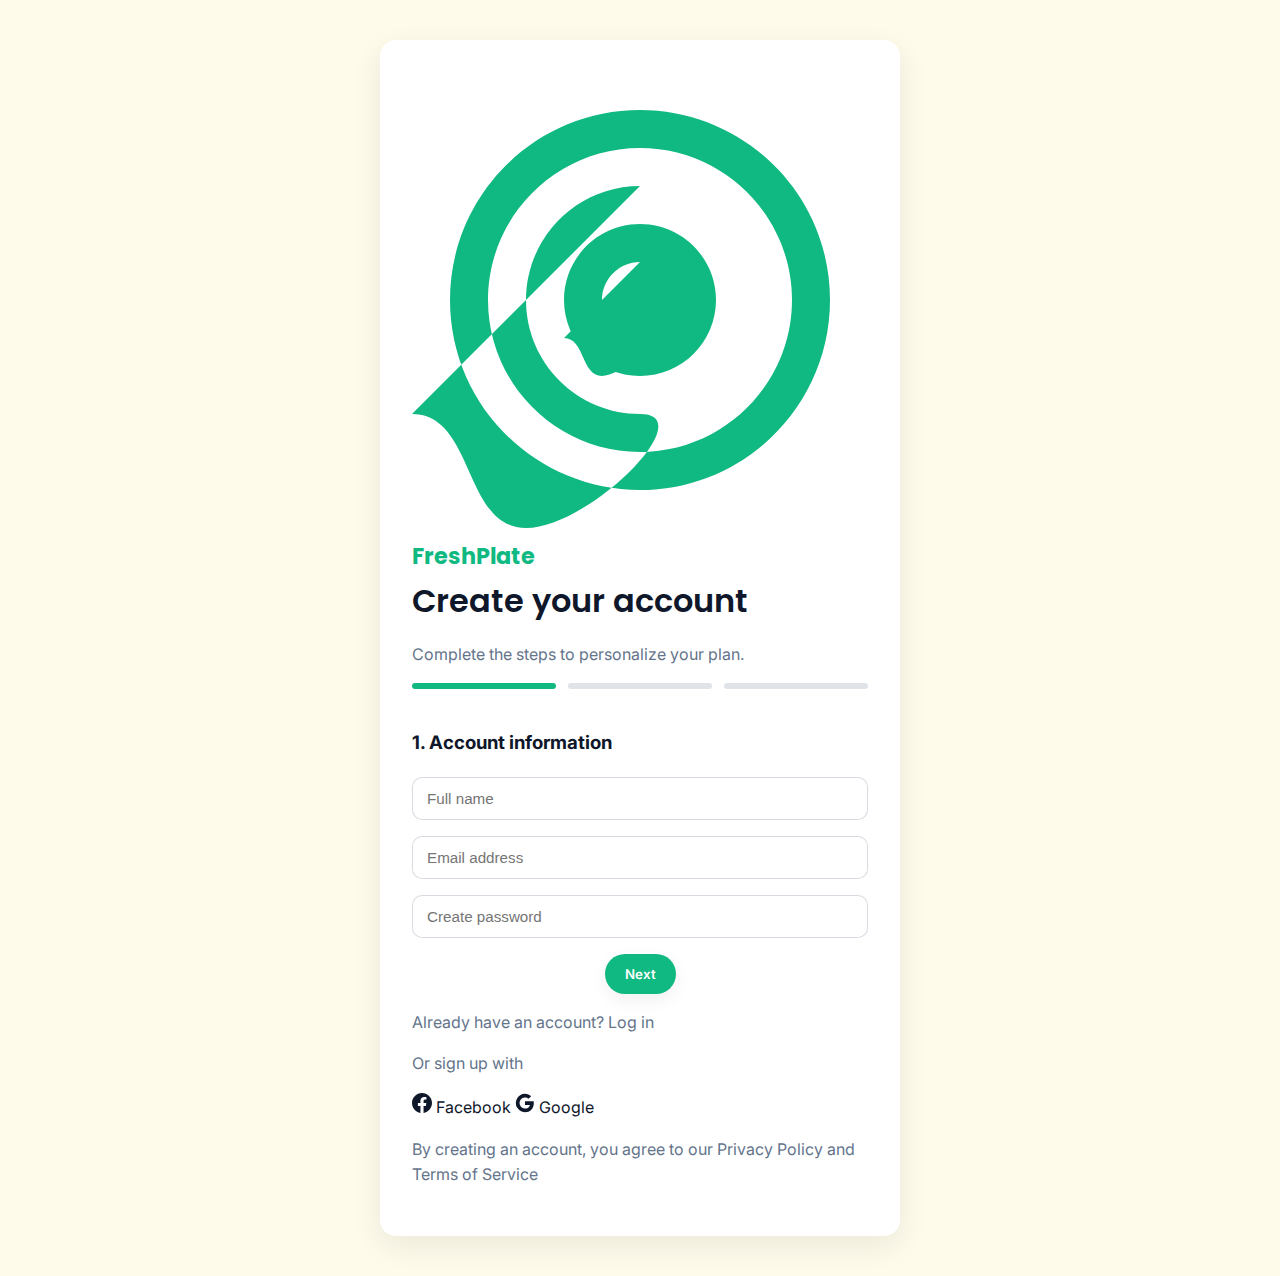
<file: register.html>
<!DOCTYPE html>
<html lang="en">
  <head>
    <meta charset="UTF-8" />
    <meta name="viewport" content="width=device-width, initial-scale=1.0" />
    <title>FreshPlate | Register</title>
    <link rel="icon" href="favicon.svg" type="image/svg+xml" />
    <link rel="stylesheet" href="styles.css" />
  </head>
  <body class="auth-page">
    <div class="auth-card" style="width: min(520px, 100%)">
      <div class="auth-header">
        <a class="logo auth-logo" href="index.html">
          <div class="logo-icon">
            <svg viewBox="0 0 24 24" fill="currentColor">
              <path d="M12 2C6.48 2 2 6.48 2 12s4.48 10 10 10 10-4.48 10-10S17.52 2 12 2zm0 18c-4.41 0-8-3.59-8-8s3.59-8 8-8 8 3.59 8 8-3.59 8-8 8zm0-14c-3.31 0-6 2.69-6 6s2.69 6 6 6-2.69 6-6 6-2.69-6-6-6zm0 10c-2.21 0-4-1.79-4-4s1.79-4 4-4 4 1.79 4 4-1.79 4-4 4zm0-6c-1.1 0-2 .9-2 2s.9 2 2 2-.9 2-2 2-.9-2-2-2z"/>
            </svg>
          </div>
          FreshPlate
        </a>
      </div>
      <h2 class="section-title">Create your account</h2>
      <p class="muted">Complete the steps to personalize your plan.</p>
      <div class="progress">
        <div class="progress-step active"></div>
        <div class="progress-step"></div>
        <div class="progress-step"></div>
      </div>
      <form class="form-grid">
        <div data-step>
          <h3>1. Account information</h3>
          <input class="input" type="text" placeholder="Full name" style="margin-bottom: 16px;" />
          <input class="input" type="email" placeholder="Email address" style="margin-bottom: 16px;" />
          <input class="input" type="password" placeholder="Create password" style="margin-bottom: 16px;" />
          <button class="btn btn-primary" type="button" data-next style="margin: 0 auto; display: block;">Next</button>
        </div>
        <div data-step>
          <h3>2. Dietary preferences</h3>
          <div class="checkbox-group">
            <label><input type="checkbox" /> Vegetarian</label>
            <label><input type="checkbox" /> Keto</label>
            <label><input type="checkbox" /> Gluten-free</label>
            <label><input type="checkbox" /> Dairy-free</label>
          </div>
          <div class="icon-row" style="justify-content: center; margin-top: 20px;">
            <button class="btn btn-outline" type="button" data-prev>
              Back
            </button>
            <button class="btn btn-primary" type="button" data-next>
              Next
            </button>
          </div>
        </div>
        <div data-step>
          <h3>3. Delivery address</h3>
          <input class="input" type="text" placeholder="Street address" style="margin-bottom: 16px;" />
          <input class="input" type="text" placeholder="City" style="margin-bottom: 16px;" />
          <input class="input" type="text" placeholder="ZIP / Postal code" style="margin-bottom: 16px;" />
          <div class="icon-row" style="justify-content: center; margin-top: 20px;">
            <button class="btn btn-outline" type="button" data-prev>
              Back
            </button>
            <button class="btn btn-primary" type="submit">
              Create account
            </button>
          </div>
        </div>
      </form>
      <p class="muted" style="margin-top: 16px">
        Already have an account? <a href="login.html">Log in</a>
      </p>
      
      <div class="social-login">
        <p class="muted">Or sign up with</p>
        <div class="social-icons">
          <a href="#" class="social-icon-btn facebook">
            <svg width="20" height="20" viewBox="0 0 24 24" fill="currentColor">
              <path d="M24 12.073c0-6.627-5.373-12-12-12s-12 5.373-12 12c0 5.99 4.388 10.954 10.125 11.854v-8.385H7.078v-3.47h3.047V9.43c0-3.007 1.792-4.669 4.533-4.669 1.312 0 2.686.235 2.686.235v2.953H15.83c-1.491 0-1.956.925-1.956 1.874v2.25h3.328l-.532 3.47h-2.796v8.385C19.612 23.027 24 18.062 24 12.073z"/>
            </svg>
            Facebook
          </a>
          <a href="#" class="social-icon-btn google">
            <svg width="20" height="20" viewBox="0 0 24 24" fill="currentColor">
              <path d="M22.56 12.25c0-.78-.07-1.53-.2-2.25H12v4.26h5.92c-.26 1.37-1.04 2.53-2.21 3.31v2.77h3.57c2.08-1.92 3.28-4.74 3.28-8.09z"/>
              <path d="M12 23c2.97 0 5.46-.98 7.28-2.66l-3.57-2.77c-.98.66-2.23 1.06-3.71 1.06-2.86 0-5.29-1.93-6.16-4.53H2.18v2.84C3.99 20.53 7.7 23 12 23z"/>
              <path d="M5.84 14.09c-.22-.66-.35-1.36-.35-2.09s.13-1.43.35-2.09V7.07H2.18C1.43 8.55 1 10.22 1 12s.43 3.45 1.18 4.93l2.85-2.22.81-.62z"/>
              <path d="M12 5.38c1.62 0 3.06.56 4.21 1.64l3.15-3.15C17.45 2.09 14.97 1 12 1 7.7 1 3.99 3.47 2.18 7.07l3.66 2.84c.87-2.6 3.3-4.53 6.16-4.53z"/>
            </svg>
            Google
          </a>
        </div>
      </div>
      
      <div class="privacy-links">
        <p class="muted">
          By creating an account, you agree to our 
          <a href="#" class="privacy-link">Privacy Policy</a> and 
          <a href="#" class="privacy-link">Terms of Service</a>
        </p>
      </div>
    </div>
    <script src="app.js"></script>
  </body>
</html>
</file>
<file: styles.css>
@import url("https://fonts.googleapis.com/css2?family=Inter:wght@400;500;600;700&family=Poppins:wght@600;700&display=swap");

:root {
  --fresh-green: #10b981;
  --organic-orange: #f97316;
  --cream: #fffbeb;
  --slate: #64748b;
  --dark: #0f172a;
  --white: #ffffff;
  --shadow: 0 10px 30px rgba(15, 23, 42, 0.08);
  --shadow-soft: 0 6px 18px rgba(15, 23, 42, 0.06);
  --radius-lg: 16px;
  --radius-md: 12px;
  --radius-sm: 10px;
}

*,
*::before,
*::after {
  box-sizing: border-box;
}

body {
  margin: 0;
  font-family: "Inter", sans-serif;
  color: var(--dark);
  background: var(--cream);
  line-height: 1.6;
}

img {
  max-width: 100%;
  display: block;
  border-radius: var(--radius-md);
}

a {
  color: inherit;
  text-decoration: none;
}

button {
  font-family: inherit;
}

.container {
  width: min(1140px, 92%);
  margin: 0 auto;
}

.section {
  padding: 72px 0;
}

.section-title {
  font-family: "Poppins", sans-serif;
  font-weight: 600;
  font-size: clamp(1.8rem, 2.5vw, 2.6rem);
  margin: 0 0 12px;
}

.section-subtitle {
  color: var(--slate);
  margin: 0 0 36px;
}

.btn {
  display: inline-flex;
  align-items: center;
  gap: 10px;
  padding: 12px 20px;
  border-radius: 999px;
  border: none;
  font-weight: 600;
  cursor: pointer;
  transition: transform 0.2s ease, box-shadow 0.2s ease;
  box-shadow: var(--shadow-soft);
}

.btn-primary {
  background: var(--fresh-green);
  color: var(--white);
}

.btn-secondary {
  background: var(--organic-orange);
  color: var(--white);
}

.btn-outline {
  background: transparent;
  border: 1px solid rgba(100, 116, 139, 0.3);
  color: var(--dark);
  box-shadow: none;
}

.btn:hover {
  transform: translateY(-2px);
  box-shadow: var(--shadow);
}

.badge {
  display: inline-flex;
  align-items: center;
  padding: 6px 12px;
  border-radius: 999px;
  font-size: 0.75rem;
  font-weight: 600;
  background: rgba(16, 185, 129, 0.12);
  color: var(--fresh-green);
}

.badge.orange {
  background: rgba(249, 115, 22, 0.15);
  color: var(--organic-orange);
}

.card {
  background: var(--white);
  border-radius: var(--radius-lg);
  box-shadow: var(--shadow-soft);
  padding: 24px;
}

.grid {
  display: grid;
  gap: 24px;
}

.grid-2 {
  grid-template-columns: repeat(2, minmax(0, 1fr));
}

.grid-3 {
  grid-template-columns: repeat(3, minmax(0, 1fr));
}

.grid-4 {
  grid-template-columns: repeat(4, minmax(0, 1fr));
}

.site-header {
  position: sticky;
  top: 0;
  background: rgba(255, 251, 235, 0.92);
  backdrop-filter: blur(12px);
  z-index: 10;
  border-bottom: 1px solid rgba(100, 116, 139, 0.08);
}

.nav {
  display: flex;
  align-items: center;
  justify-content: space-between;
  padding: 18px 0;
  position: relative;
}

.logo {
  font-family: "Poppins", sans-serif;
  font-weight: 700;
  font-size: 1.4rem;
  color: var(--fresh-green);
  margin-right: auto;
}

.nav-links {
  display: flex;
  flex-wrap: wrap;
  gap: 16px 18px;
  align-items: center;
  justify-content: flex-end;
  color: var(--slate);
  font-weight: 500;
}

.nav-links a:hover {
  color: var(--dark);
}

.site-menu-toggle {
  display: none;
  border: 1px solid rgba(100, 116, 139, 0.3);
  background: var(--white);
  color: var(--dark);
  border-radius: 10px;
  padding: 8px 12px;
  font-size: 1.1rem;
  cursor: pointer;
  box-shadow: var(--shadow-soft);
  margin-left: auto;
}

.hero {
  padding: 80px 0 40px;
}

.hero-content {
  display: grid;
  gap: 32px;
  align-items: center;
  grid-template-columns: repeat(2, minmax(0, 1fr));
}

.hero h1 {
  font-family: "Poppins", sans-serif;
  font-size: clamp(2.6rem, 4vw, 3.4rem);
  margin: 0 0 16px;
}

.hero p {
  color: var(--slate);
  margin-bottom: 24px;
}

.hero-images {
  display: grid;
  grid-template-columns: repeat(2, minmax(0, 1fr));
  gap: 16px;
}

.icon-row {
  display: flex;
  gap: 16px;
  flex-wrap: wrap;
}

.icon-card {
  display: flex;
  align-items: center;
  gap: 12px;
  padding: 14px 18px;
  border-radius: var(--radius-md);
  background: rgba(255, 255, 255, 0.9);
  box-shadow: var(--shadow-soft);
}

.steps {
  counter-reset: step;
}

.step-card {
  position: relative;
  padding-left: 52px;
}

.step-card::before {
  counter-increment: step;
  content: counter(step);
  position: absolute;
  left: 0;
  top: 0;
  width: 36px;
  height: 36px;
  border-radius: 50%;
  background: var(--fresh-green);
  color: var(--white);
  font-weight: 700;
  display: grid;
  place-items: center;
}

.footer {
  background: var(--white);
  padding: 48px 0;
  border-top: 1px solid rgba(100, 116, 139, 0.1);
}

.footer-columns {
  display: grid;
  gap: 24px;
  grid-template-columns: repeat(4, minmax(0, 1fr));
}

.footer h4 {
  margin: 0 0 12px;
  font-family: "Poppins", sans-serif;
}

.muted {
  color: var(--slate);
}

.pill-list {
  display: flex;
  flex-wrap: wrap;
  gap: 10px;
}

.pill {
  padding: 6px 12px;
  border-radius: 999px;
  background: rgba(16, 185, 129, 0.12);
  color: var(--fresh-green);
  font-size: 0.8rem;
  font-weight: 600;
}

.pill.orange {
  background: rgba(249, 115, 22, 0.15);
  color: var(--organic-orange);
}

.form-grid {
  display: grid;
  gap: 16px;
}

.input {
  width: 100%;
  padding: 12px 14px;
  border-radius: var(--radius-sm);
  border: 1px solid rgba(100, 116, 139, 0.25);
  background: var(--white);
  font-size: 0.95rem;
}

.input:focus {
  outline: 2px solid rgba(16, 185, 129, 0.25);
  border-color: var(--fresh-green);
}

.toggle-group {
  display: inline-flex;
  background: #f8fafc;
  padding: 6px;
  border-radius: 999px;
  border: 1px solid rgba(100, 116, 139, 0.25);
  box-shadow: var(--shadow-soft);
}

.toggle-group button {
  padding: 8px 18px;
  border-radius: 999px;
  border: none;
  background: transparent;
  cursor: pointer;
  font-weight: 600;
  color: var(--dark);
  font-size: 0.9rem;
}

.toggle-group .active {
  background: var(--white);
  color: var(--dark);
  box-shadow: var(--shadow-soft);
}

.timeline {
  display: grid;
  gap: 18px;
}

.timeline-item {
  display: flex;
  align-items: flex-start;
  gap: 12px;
}

.timeline-dot {
  width: 12px;
  height: 12px;
  border-radius: 50%;
  margin-top: 8px;
  background: var(--fresh-green);
}

.dashboard {
  min-height: 100vh;
  background: #f8fafc;
}

.dashboard-layout {
  display: grid;
  grid-template-columns: 260px 1fr;
  min-height: 100vh;
}

.sidebar {
  padding: 32px 20px;
  background: var(--white);
  border-right: 1px solid rgba(100, 116, 139, 0.1);
}

.sidebar-header {
  margin-bottom: 18px;
}

.sidebar a {
  display: flex;
  gap: 10px;
  padding: 10px 12px;
  border-radius: 10px;
  color: var(--slate);
  font-weight: 500;
}

.sidebar a.active,
.sidebar a:hover {
  background: rgba(16, 185, 129, 0.12);
  color: var(--fresh-green);
}

.sidebar-section {
  margin-top: 18px;
  padding-top: 12px;
  border-top: 1px dashed rgba(100, 116, 139, 0.2);
  display: grid;
  gap: 6px;
}

.sidebar-logout {
  margin-top: 16px;
  border: 1px solid rgba(100, 116, 139, 0.25);
}

.dashboard-topbar {
  display: flex;
  align-items: center;
  justify-content: space-between;
  gap: 12px;
  margin-bottom: 24px;
}

.hamburger {
  border: 1px solid rgba(100, 116, 139, 0.25);
  background: var(--white);
  border-radius: 10px;
  padding: 8px 12px;
  font-size: 1.1rem;
  cursor: pointer;
  box-shadow: var(--shadow-soft);
}

.sidebar-overlay {
  display: none;
}

.dashboard-content {
  padding: 32px;
}

.calendar {
  display: grid;
  gap: 12px;
}

.calendar-grid {
  display: grid;
  grid-template-columns: repeat(7, minmax(0, 1fr));
  gap: 12px;
}

.calendar-slot {
  min-height: 90px;
  padding: 10px;
  border-radius: var(--radius-md);
  border: 1px dashed rgba(100, 116, 139, 0.3);
  background: rgba(255, 255, 255, 0.8);
  display: flex;
  flex-direction: column;
  gap: 8px;
}

.draggable-meal {
  padding: 8px 10px;
  border-radius: 10px;
  background: rgba(16, 185, 129, 0.15);
  font-weight: 600;
  cursor: grab;
}

.calculator {
  display: grid;
  gap: 16px;
}

.progress {
  display: flex;
  gap: 12px;
  margin-bottom: 20px;
}

.progress-step {
  flex: 1;
  height: 6px;
  border-radius: 999px;
  background: rgba(100, 116, 139, 0.2);
}

.progress-step.active {
  background: var(--fresh-green);
}

.auth-page {
  min-height: 100vh;
  display: grid;
  place-items: center;
  padding: 40px 16px;
}

.auth-card {
  width: min(420px, 100%);
  padding: 32px;
  border-radius: var(--radius-lg);
  background: var(--white);
  box-shadow: var(--shadow);
}

.chat-widget {
  border-radius: var(--radius-lg);
  padding: 16px;
  background: rgba(16, 185, 129, 0.08);
}

.theme-toggle {
  border: 1px solid rgba(100, 116, 139, 0.3);
  background: var(--white);
  color: var(--dark);
  padding: 10px 16px;
  border-radius: 999px;
  font-weight: 600;
  cursor: pointer;
}

body.dark-theme {
  background: #0f172a;
  color: #e2e8f0;
}

body.dark-theme .site-header {
  background: rgba(15, 23, 42, 0.92);
  border-bottom-color: rgba(148, 163, 184, 0.2);
}

body.dark-theme .card,
body.dark-theme .sidebar,
body.dark-theme .footer,
body.dark-theme .auth-card {
  background: #111827;
  color: #e2e8f0;
}

body.dark-theme .muted {
  color: #94a3b8;
}

body.dark-theme .btn-outline,
body.dark-theme .theme-toggle,
body.dark-theme .hamburger {
  border-color: rgba(148, 163, 184, 0.4);
  color: #e2e8f0;
  background: transparent;
}

body.dark-theme .site-menu-toggle {
  border-color: rgba(148, 163, 184, 0.4);
  color: #e2e8f0;
  background: transparent;
}

body.dark-theme .nav-links a:hover {
  color: #f8fafc;
}

body.dark-theme .badge {
  background: rgba(16, 185, 129, 0.2);
}

body.dark-theme .badge.orange {
  background: rgba(249, 115, 22, 0.2);
}

body.dark-theme .toggle-group {
  background: rgba(15, 23, 42, 0.9);
  border-color: rgba(148, 163, 184, 0.35);
}

body.dark-theme .toggle-group .active {
  background: #1f2937;
}

body.dark-theme .calendar-slot {
  background: rgba(15, 23, 42, 0.7);
  border-color: rgba(148, 163, 184, 0.3);
}

body.dark-theme .responsive-table th,
body.dark-theme .responsive-table td {
  border-bottom-color: rgba(148, 163, 184, 0.2);
}

.tag {
  font-size: 0.7rem;
  padding: 4px 8px;
  border-radius: 999px;
  background: rgba(100, 116, 139, 0.1);
  color: var(--slate);
  font-weight: 600;
}

.image-card {
  overflow: hidden;
  border-radius: var(--radius-lg);
  box-shadow: var(--shadow-soft);
}

.image-card img {
  border-radius: 0;
}

.responsive-table {
  width: 100%;
  border-collapse: collapse;
}

.responsive-table th,
.responsive-table td {
  text-align: left;
  padding: 12px;
  border-bottom: 1px solid rgba(100, 116, 139, 0.1);
}

.hero-mini {
  padding: 60px 0;
}

@media (max-width: 1024px) {
  .grid-4 {
    grid-template-columns: repeat(2, minmax(0, 1fr));
  }

  .hero-content {
    grid-template-columns: 1fr;
  }

  .dashboard-layout {
    grid-template-columns: 1fr;
  }

  .sidebar {
    position: fixed;
    top: 0;
    left: 0;
    height: 100vh;
    width: 260px;
    transform: translateX(-100%);
    transition: transform 0.2s ease;
    z-index: 20;
    overflow-y: auto;
    box-shadow: var(--shadow);
  }

  .sidebar.open {
    transform: translateX(0);
  }

  .sidebar-overlay {
    display: block;
    position: fixed;
    inset: 0;
    background: rgba(15, 23, 42, 0.35);
    opacity: 0;
    pointer-events: none;
    transition: opacity 0.2s ease;
    z-index: 15;
  }

  .sidebar-overlay.show {
    opacity: 1;
    pointer-events: auto;
  }

  .site-menu-toggle {
    display: inline-flex;
    align-items: center;
    gap: 8px;
  }

  .nav-links {
    display: none;
    position: absolute;
    top: calc(100% + 8px);
    right: 0;
    left: 0;
    background: var(--white);
    border-radius: 16px;
    padding: 16px;
    box-shadow: var(--shadow);
    flex-direction: column;
    align-items: flex-start;
    gap: 12px;
    z-index: 5;
  }

  .nav-links.open {
    display: flex;
  }

  body.dark-theme .nav-links {
    background: #111827;
  }
}

@media (max-width: 768px) {
  .grid-3,
  .grid-2,
  .footer-columns {
    grid-template-columns: 1fr;
  }

  .nav {
    flex-direction: row;
    gap: 12px;
  }

  .nav-links {
    flex-wrap: wrap;
    justify-content: center;
  }

  .calendar-grid {
    grid-template-columns: repeat(2, minmax(0, 1fr));
  }
}
</file>
